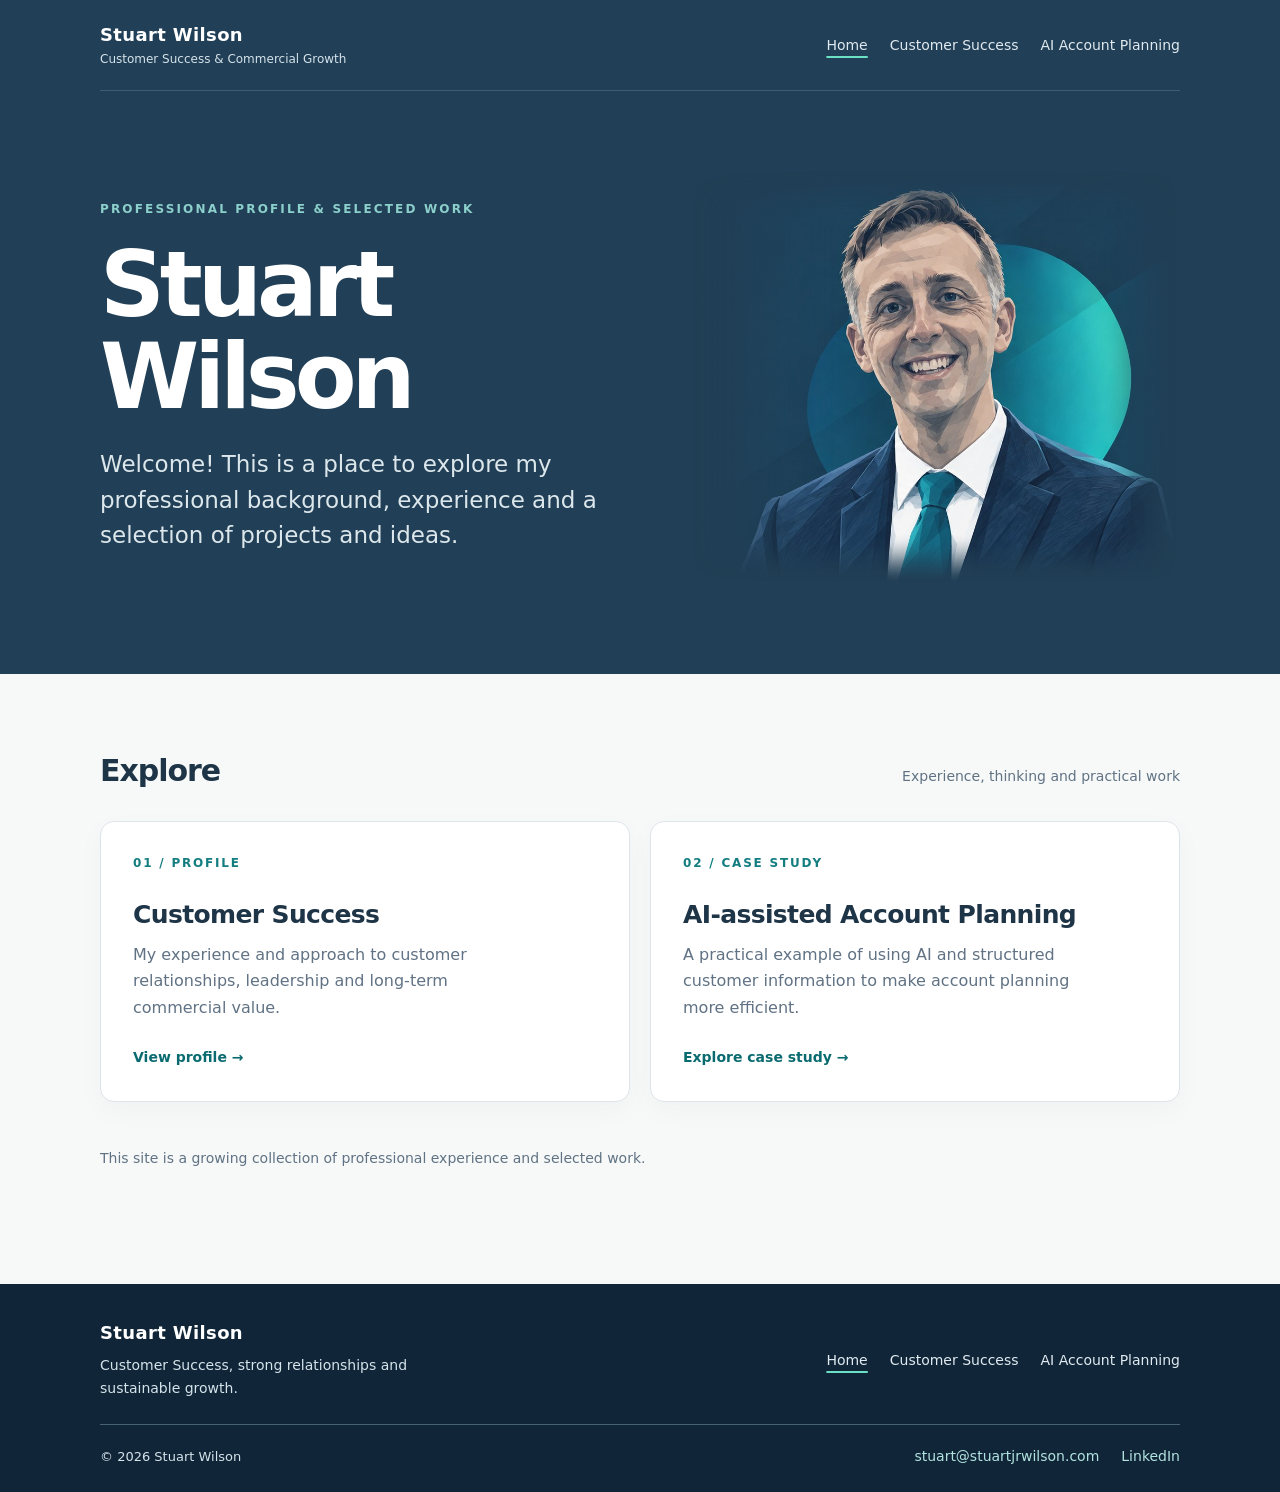
<file: index.html>
<!doctype html>
<html lang="en">
<head>
<meta charset="utf-8"/>
<meta content="width=device-width, initial-scale=1" name="viewport"/>
<style>
    :root{color-scheme:light;--navy:#213F56;--ink:#1e3447;--muted:#607284;--accent:#147d80;--paper:#f7f9f8;--border:#dce5e9}
    *{box-sizing:border-box}html{scroll-behavior:smooth}body{margin:0;background:var(--paper);color:var(--ink);font:16px/1.65 system-ui,-apple-system,BlinkMacSystemFont,"Segoe UI",sans-serif}
    a{color:inherit}a:focus-visible{outline:3px solid #e8b75e;outline-offset:4px}
    .wrap{width:min(1080px,calc(100% - 48px));margin-inline:auto}
    .top{background:var(--navy);color:#fff}.nav{display:flex;align-items:center;justify-content:space-between;gap:20px;padding:24px 0;border-bottom:1px solid #ffffff26}.brand{font-weight:700;letter-spacing:.02em}.nav a{color:#d5e8eb;text-decoration:none;font-size:14px}.nav a:hover{text-decoration:underline}
    .hero{padding:78px 0 90px;display:grid;grid-template-columns:minmax(0,1fr) minmax(0,.88fr);align-items:center;gap:24px}.hero-copy{min-width:0}.hero-art{width:100%;height:auto;display:block;border-radius:0}.eyebrow{font-size:12px;letter-spacing:.18em;text-transform:uppercase;font-weight:750;color:#8cd0cc}.hero h1{font-size:clamp(52px,8vw,90px);letter-spacing:-.055em;line-height:1.02;margin:20px 0 24px;font-weight:720}.hero p{max-width:690px;font-size:clamp(19px,2.3vw,23px);line-height:1.55;color:#dce7ec;margin:0}
    .main{padding:72px 0 100px}.section-top{display:flex;justify-content:space-between;gap:25px;align-items:baseline;margin-bottom:25px}.section-top h2{margin:0;font-size:30px;letter-spacing:-.035em}.section-top p{margin:0;color:var(--muted);font-size:14px}
    .cards{display:grid;grid-template-columns:repeat(2,minmax(0,1fr));gap:20px}.card{display:flex;flex-direction:column;min-height:275px;padding:32px;background:white;border:1px solid var(--border);border-radius:14px;text-decoration:none;box-shadow:0 9px 28px #14283c08;transition:transform .2s ease,border-color .2s ease,box-shadow .2s ease}.card:hover{transform:translateY(-3px);border-color:#83b8b5;box-shadow:0 15px 32px #14283c12}.card .number{font-size:12px;letter-spacing:.15em;color:var(--accent);font-weight:800}.card h3{font-size:25px;line-height:1.25;letter-spacing:-.025em;margin:25px 0 12px}.card p{margin:0;color:var(--muted);max-width:390px}.card .more{margin-top:auto;padding-top:25px;font-weight:700;color:#096b70;font-size:14px}
    .note{margin-top:45px;color:var(--muted);font-size:14px}.note a{color:#096b70;text-underline-offset:3px}
    footer{background:#102638;color:#cddce5;padding:28px 0}footer .wrap{display:flex;justify-content:space-between;gap:16px;align-items:center}footer small{font-size:13px}footer a{color:#b2e3df;text-decoration:none}footer a:hover{text-decoration:underline}
    @media(max-width:700px){.wrap{width:min(100% - 36px,1080px)}.hero{grid-template-columns:1fr;padding:55px 0 65px;gap:18px}.hero-art{max-width:560px;margin:0 auto}.main{padding:55px 0 75px}.section-top{display:block}.section-top p{margin-top:8px}.cards{grid-template-columns:1fr}.card{min-height:250px;padding:27px}footer .wrap{display:block}footer small{display:block;margin-top:8px}}
    @media(prefers-reduced-motion:reduce){html{scroll-behavior:auto}.card{transition:none}}
  
footer strong a{color:inherit;text-decoration:none}footer strong a:hover{text-decoration:underline}
</style>
<!-- site:meta -->
<title>Stuart Wilson | Customer Success &amp; Selected Work</title>
<meta name="description" content="Explore Stuart Wilson&#x27;s Customer Success experience, approach to customer relationships and commercial growth, and practical AI-assisted account planning work.">
<meta name="theme-color" content="#213f56">
<link rel="canonical" href="https://stuartjrwilson.com/">
<link rel="icon" href="/assets/favicon.svg" type="image/svg+xml">
<link rel="stylesheet" href="/assets/site.css">
<meta property="og:type" content="website">
<meta property="og:locale" content="en_GB">
<meta property="og:site_name" content="Stuart Wilson">
<meta property="og:title" content="Stuart Wilson | Customer Success &amp; Selected Work">
<meta property="og:description" content="Explore Stuart Wilson&#x27;s Customer Success experience, approach to customer relationships and commercial growth, and practical AI-assisted account planning work.">
<meta property="og:url" content="https://stuartjrwilson.com/">
<meta property="og:image" content="https://stuartjrwilson.com/assets/stuart-wilson.png">
<meta property="og:image:type" content="image/png">
<meta property="og:image:width" content="934">
<meta property="og:image:height" content="785">
<meta property="og:image:alt" content="Illustration of Stuart Wilson in a navy suit and teal tie">
<meta name="twitter:card" content="summary_large_image">
<meta name="twitter:title" content="Stuart Wilson | Customer Success &amp; Selected Work">
<meta name="twitter:description" content="Explore Stuart Wilson&#x27;s Customer Success experience, approach to customer relationships and commercial growth, and practical AI-assisted account planning work.">
<meta name="twitter:image" content="https://stuartjrwilson.com/assets/stuart-wilson.png">
<meta name="twitter:image:alt" content="Illustration of Stuart Wilson in a navy suit and teal tie">
<script type="application/ld+json">
{
  "@context": "https://schema.org",
  "@graph": [
    {
      "@type": "Person",
      "@id": "https://stuartjrwilson.com/#person",
      "name": "Stuart Wilson",
      "url": "https://stuartjrwilson.com/",
      "image": "https://stuartjrwilson.com/assets/stuart-wilson.png",
      "sameAs": [
        "https://www.linkedin.com/in/stuartwilson005"
      ]
    },
    {
      "@type": "WebSite",
      "@id": "https://stuartjrwilson.com/#website",
      "url": "https://stuartjrwilson.com/",
      "name": "Stuart Wilson",
      "inLanguage": "en-GB",
      "publisher": {
        "@id": "https://stuartjrwilson.com/#person"
      }
    },
    {
      "@type": "WebPage",
      "@id": "https://stuartjrwilson.com/#webpage",
      "url": "https://stuartjrwilson.com/",
      "name": "Stuart Wilson | Customer Success & Selected Work",
      "description": "Explore Stuart Wilson's Customer Success experience, approach to customer relationships and commercial growth, and practical AI-assisted account planning work.",
      "inLanguage": "en-GB",
      "isPartOf": {
        "@id": "https://stuartjrwilson.com/#website"
      },
      "about": {
        "@id": "https://stuartjrwilson.com/#person"
      },
      "author": {
        "@id": "https://stuartjrwilson.com/#person"
      }
    }
  ]
}
</script>
<!-- /site:meta -->
</head>
<body>
<!-- site:header -->
<a class="skip-link" href="#main-content">Skip to content</a>
<header class="site-header">
  <nav class="site-nav site-container" aria-label="Main navigation">
    <a class="site-brand" href="/" aria-label="Stuart Wilson homepage">Stuart Wilson<span>Customer Success &amp; Commercial Growth</span></a>
    <div class="site-links"><a href="/" aria-current="page">Home</a>
<a href="/cs/">Customer Success</a>
<a href="/ai-account-planning/">AI Account Planning</a></div>
  </nav>
</header>
<!-- /site:header -->
<main id="main-content" tabindex="-1">
<section class="top">
<div class="wrap">
<div class="hero">
<div class="hero-copy">
<div class="eyebrow">Professional profile &amp; selected work</div>
<h1>Stuart Wilson</h1>
<p>Welcome! This is a place to explore my professional background, experience and a selection of projects and ideas.</p>
</div>
<img alt="Stylised geometric illustration of Stuart Wilson in a navy suit and teal tie" class="hero-art" fetchpriority="high" height="785" src="/assets/stuart-wilson.png" width="934"/>
</div>
</div>
</section>
<div class="wrap main" id="explore">
<div class="section-top"><h2>Explore</h2><p>Experience, thinking and practical work</p></div>
<div class="cards">
<a aria-label="View Customer Success profile" class="card" href="/cs/"><span class="number">01 / PROFILE</span><h3>Customer Success</h3><p>My experience and approach to customer relationships, leadership and long-term commercial value.</p><span class="more">View profile →</span></a>
<a aria-label="View AI-assisted Account Planning case study" class="card" href="/ai-account-planning/"><span class="number">02 / CASE STUDY</span><h3>AI-assisted Account Planning</h3><p>A practical example of using AI and structured customer information to make account planning more efficient.</p><span class="more">Explore case study →</span></a>
</div>
<p class="note">This site is a growing collection of professional experience and selected work.</p>
</div>
</main>
<!-- site:footer -->
<footer class="site-footer">
  <div class="site-container">
    <div class="site-footer-top">
      <div><a class="site-brand" href="/">Stuart Wilson</a><p>Customer Success, strong relationships and sustainable growth.</p></div>
      <nav class="site-links" aria-label="Footer navigation"><a href="/" aria-current="page">Home</a>
<a href="/cs/">Customer Success</a>
<a href="/ai-account-planning/">AI Account Planning</a></nav>
    </div>
    <div class="site-footer-bottom">
      <small>© <span data-year>2026</span> Stuart Wilson</small>
      <div class="site-contact"><a href="mailto:stuart@stuartjrwilson.com">stuart@stuartjrwilson.com</a><a href="https://www.linkedin.com/in/stuartwilson005" rel="me">LinkedIn</a></div>
    </div>
  </div>
</footer>
<!-- /site:footer -->

<!-- site:scripts -->
<script src="/assets/site.js" defer></script>
<!-- /site:scripts -->
</body>
</html>
</file>
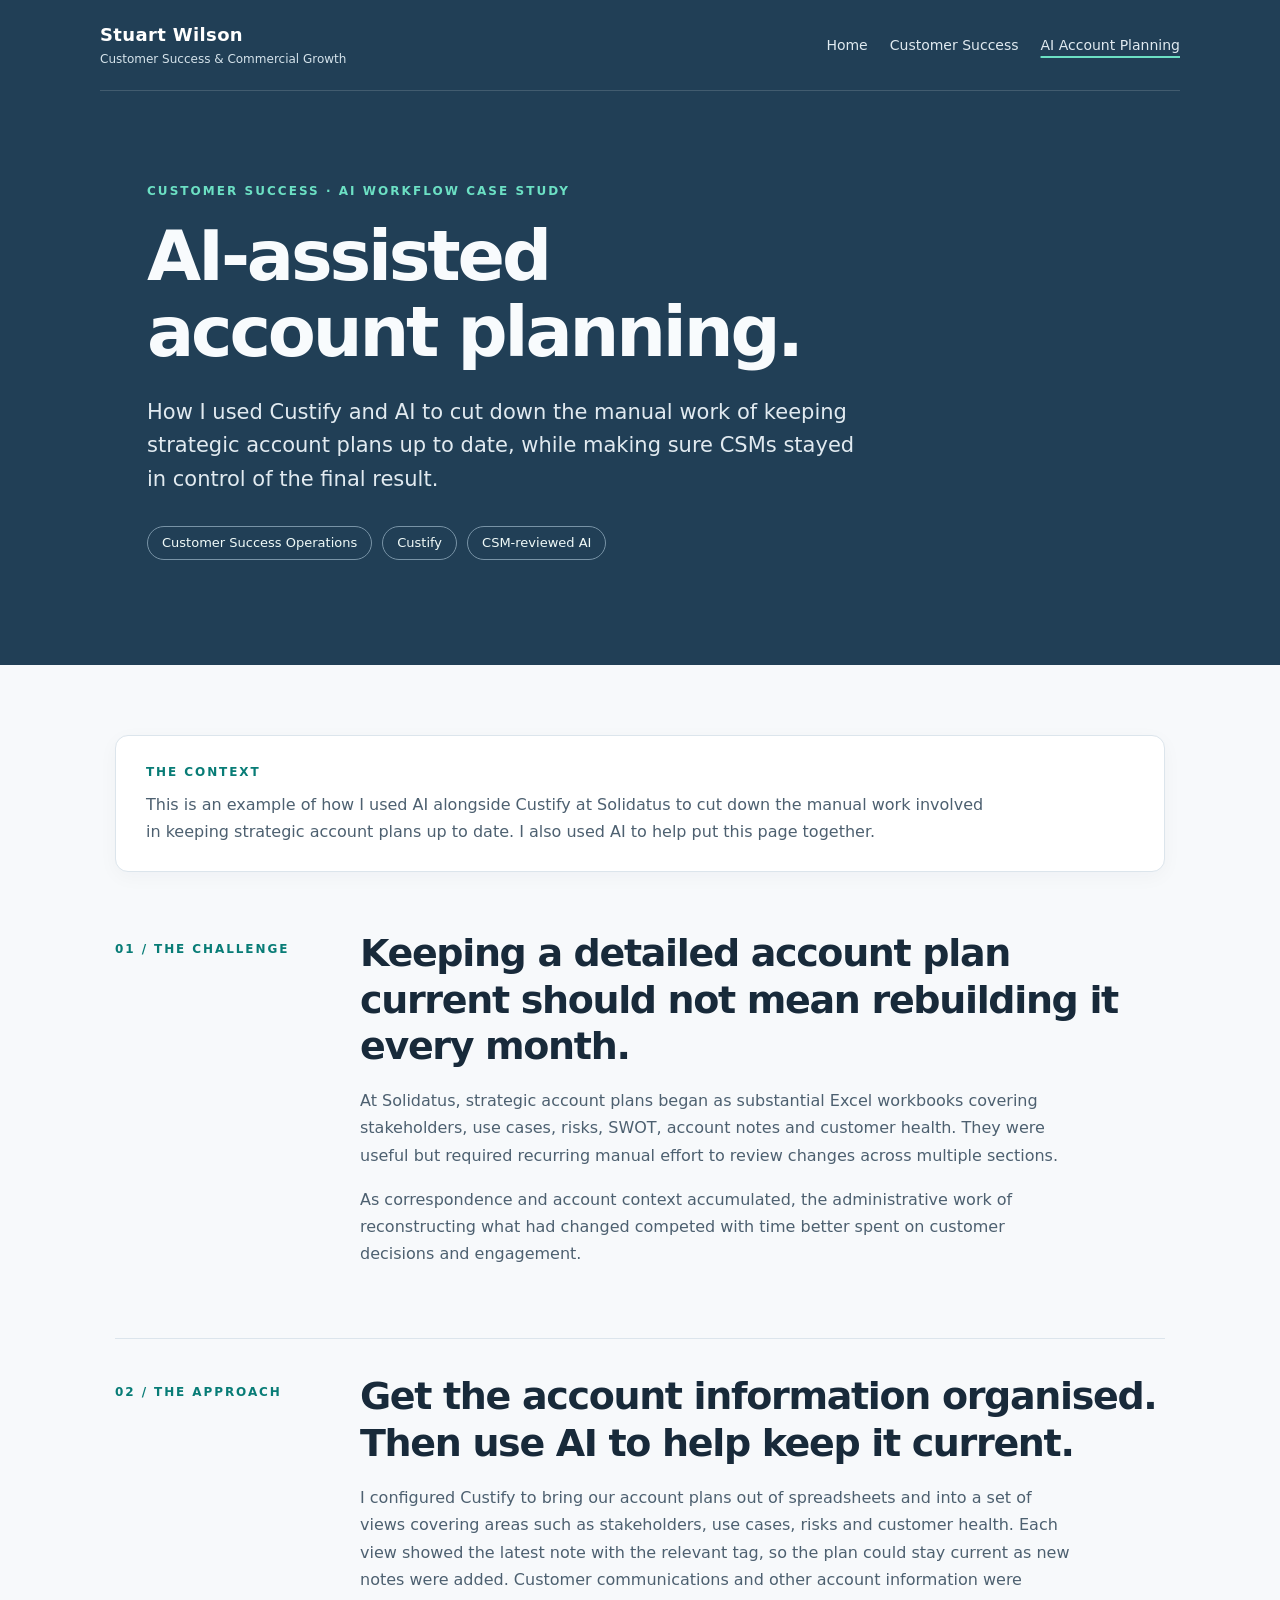
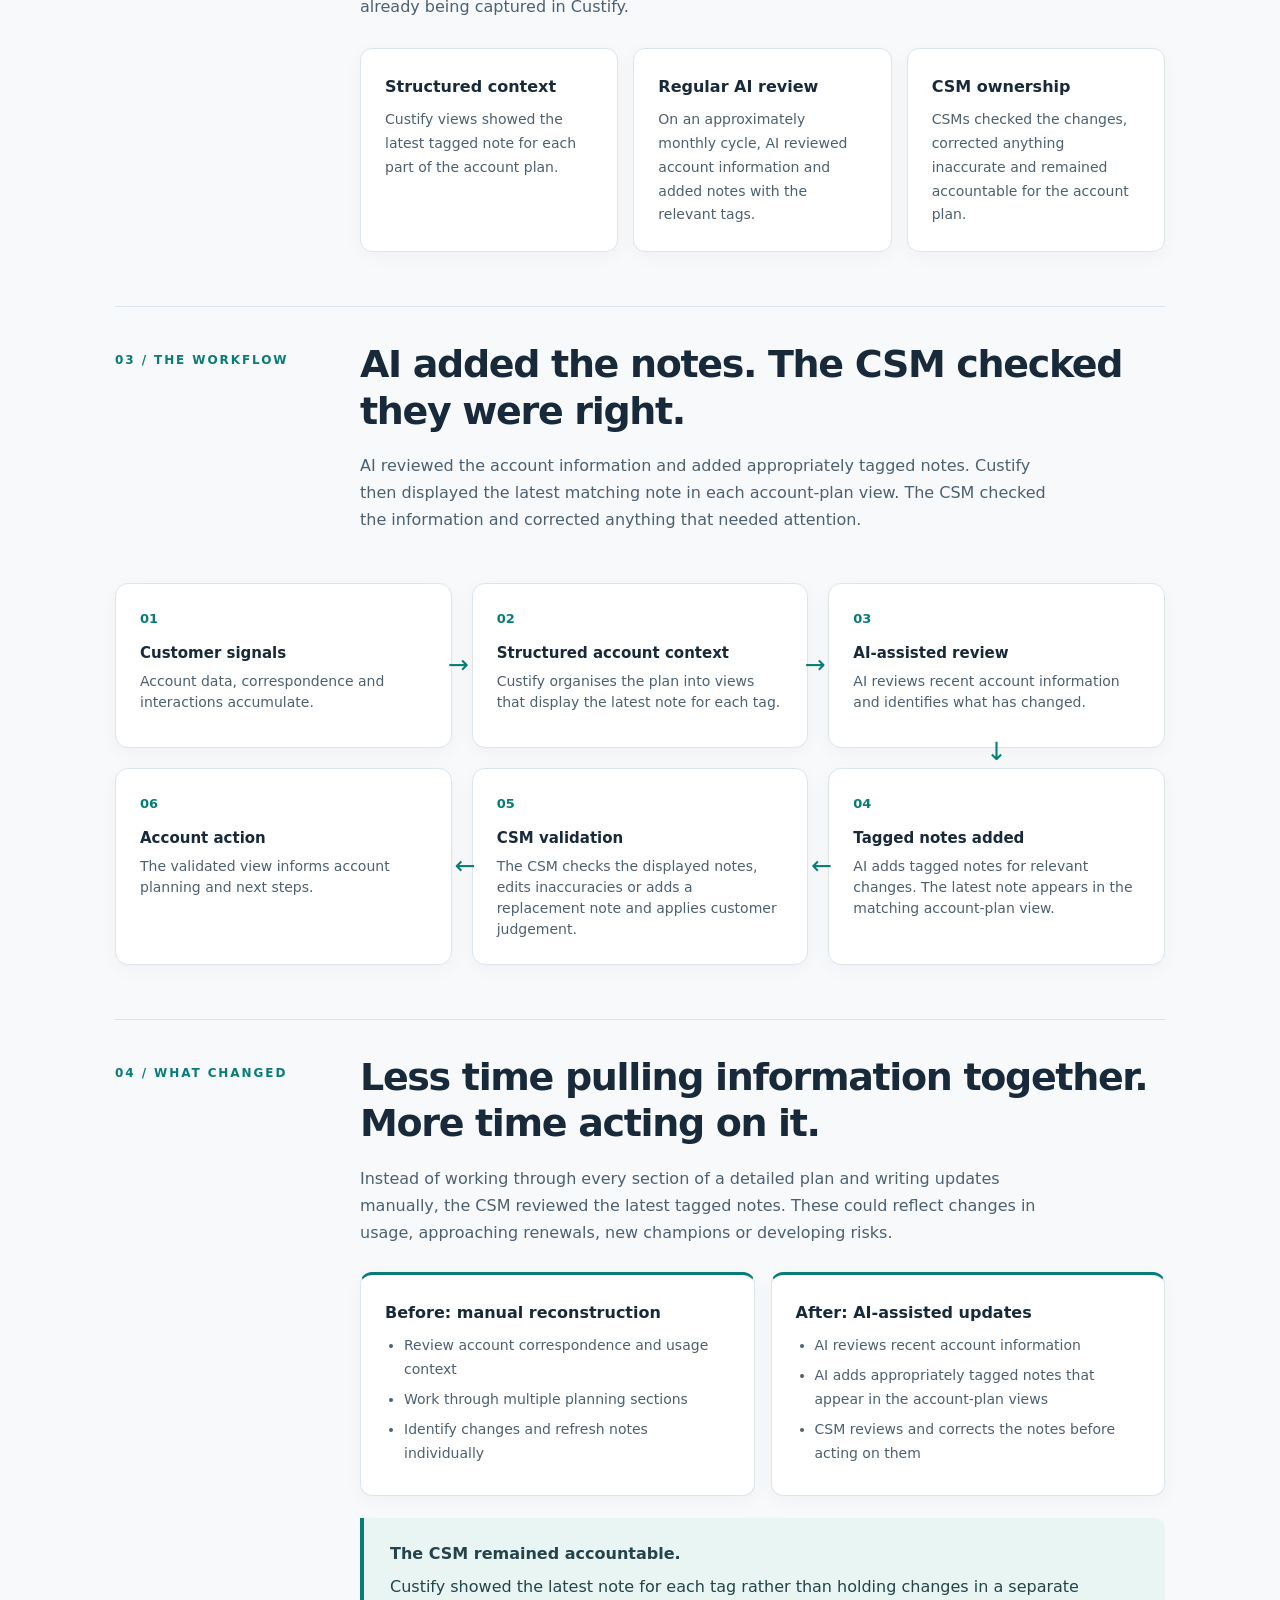
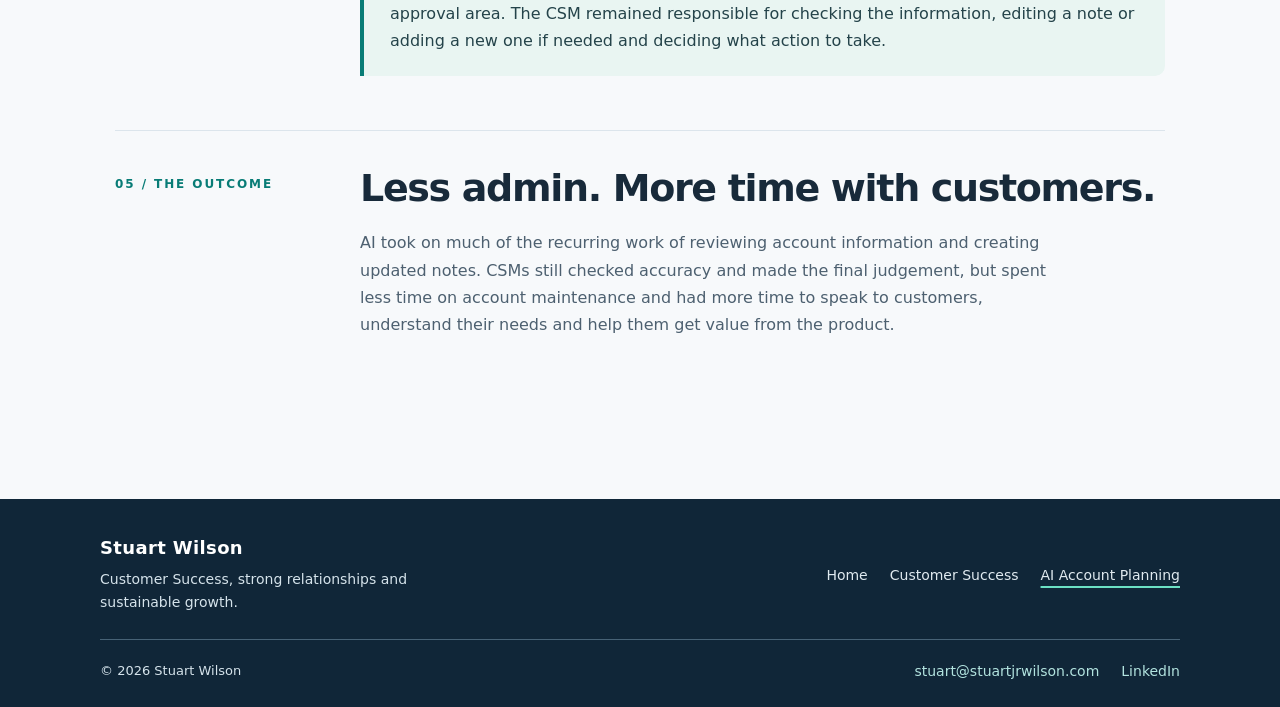
<file: ai-account-planning/index.html>
<!doctype html>
<html lang="en">
<head>
<meta charset="utf-8"><meta name="viewport" content="width=device-width, initial-scale=1">
<style>
:root{--ink:#17283a;--muted:#536477;--line:#dce5e9;--accent:#147d80;--bg:#f7f9f8;--dark:#10243a}*{box-sizing:border-box}html{scroll-behavior:smooth}body{margin:0;background:var(--bg);color:var(--ink);font:16px/1.7 system-ui,-apple-system,BlinkMacSystemFont,"Segoe UI",sans-serif}a{color:#096b70}a:focus-visible{outline:3px solid #f0b75c;outline-offset:4px}.wrap{max-width:1050px;margin:auto;padding:0 32px}.top{background:var(--dark);color:white}.nav{display:flex;justify-content:space-between;align-items:center;padding-top:23px;padding-bottom:23px;border-bottom:1px solid #ffffff24}.brand{font-weight:700;letter-spacing:.01em}.nav span{color:#b9d4d6;font-size:13px;text-transform:uppercase;letter-spacing:.12em}.hero{padding:90px 0 105px}.eyebrow{color:#71c9c5;text-transform:uppercase;letter-spacing:.17em;font-size:12px;font-weight:800}.hero h1{font-size:clamp(42px,6vw,70px);line-height:1.08;letter-spacing:-.045em;max-width:850px;margin:18px 0 25px}.hero p{font-size:21px;line-height:1.6;color:#d5e0e8;max-width:730px}.tags{display:flex;gap:10px;flex-wrap:wrap;margin-top:30px}.tag{border:1px solid #547083;color:#e1f3f0;border-radius:40px;padding:5px 14px;font-size:13px}.case-content{padding:70px 0 90px}.intro{background:#fff;border:1px solid var(--line);border-radius:13px;padding:26px 30px;margin-bottom:24px}.intro .label{padding:0;margin-bottom:8px}.intro p{margin:0;color:#405366;max-width:850px}.section{padding:34px 0 54px;border-bottom:1px solid var(--line)}.section:last-child{border:0}.section-head{display:grid;grid-template-columns:210px 1fr;gap:35px}.label{font-size:12px;text-transform:uppercase;letter-spacing:.16em;font-weight:800;color:var(--accent);padding-top:9px}.section h2{font-size:clamp(27px,3vw,38px);line-height:1.22;letter-spacing:-.035em;margin:0 0 18px}.section p{max-width:710px;margin:0 0 17px;color:#405366}.feature{display:grid;grid-template-columns:repeat(3,1fr);gap:15px;margin-top:28px}.card{background:white;border:1px solid var(--line);border-radius:12px;padding:24px}.card strong{display:block;margin-bottom:8px}.card p{font-size:14px;margin:0}.workflow{margin-top:32px;display:grid;grid-template-columns:repeat(3,minmax(0,1fr));gap:20px}.step{position:relative;background:#fff;border:1px solid #d6e3e3;border-radius:13px;padding:24px;min-height:165px;box-shadow:0 8px 22px #142b3808}.num{display:block;color:var(--accent);font-weight:800;font-size:13px;margin-bottom:13px}.step h3{font-size:15px;line-height:1.35;margin:0 0 8px}.step p{font-size:14px;line-height:1.5;margin:0}.step:nth-child(4){grid-column:3;grid-row:2}.step:nth-child(5){grid-column:2;grid-row:2}.step:nth-child(6){grid-column:1;grid-row:2}.step::after{position:absolute;color:var(--accent);font-size:25px;z-index:1}.step:nth-child(1)::after,.step:nth-child(2)::after{content:'→';right:-18px;top:50%;transform:translateY(-50%)}.step:nth-child(3)::after{content:'↓';bottom:-27px;left:50%;transform:translateX(-50%)}.step:nth-child(4)::after,.step:nth-child(5)::after{content:'←';left:-18px;top:50%;transform:translateY(-50%)}.comparison{display:grid;grid-template-columns:1fr 1fr;gap:16px;margin-top:26px}.comparison .card{border-top:3px solid var(--accent)}.comparison ul{padding-left:19px;margin:8px 0 0;color:#405366;font-size:14px}.comparison li{margin:6px 0}.callout{background:#e7f2f0;border-left:4px solid var(--accent);padding:22px 26px;border-radius:0 10px 10px 0;margin-top:22px;color:#24434a}.callout strong{display:block;margin-bottom:5px}.bottom{background:var(--dark);color:#e1eaf0;padding:34px 0}.bottom .wrap{display:flex;justify-content:space-between;gap:20px;align-items:center}.bottom p{margin:0;font-size:14px}.bottom small{color:#a8becd}.footer-link{color:#9ce2db}@media(max-width:760px){.wrap{padding:0 22px}.hero{padding:65px 0 75px}.hero p{font-size:18px}.section-head{display:block}.label{margin-bottom:15px}.feature,.comparison{grid-template-columns:1fr}.workflow{grid-template-columns:1fr}.step{min-height:unset;grid-column:auto!important;grid-row:auto!important}.step::after{display:none!important}.step:not(:last-child)::after{content:'↓'!important;display:block!important;position:absolute;left:50%!important;right:auto!important;top:auto!important;bottom:-26px!important;transform:translateX(-50%)!important;color:var(--accent);font-size:23px;z-index:1}.bottom .wrap{display:block}.bottom p{margin-bottom:8px}}@media(prefers-reduced-motion:reduce){html{scroll-behavior:auto}}

/* Brand alignment with stuartjrwilson.com/cs/ */
:root{--ink:#182a3a;--muted:#4d6070;--line:#dce5ec;--accent:#087c76;--bg:#f7f9fb;--dark:#213f56}
body{background:var(--bg);color:var(--ink)}
a{color:#087c76}
a:hover{color:#065e5a}
a:focus-visible{outline-color:#087c76}
.top{background:#213f56;color:#f8fbfd}
.nav{border-bottom-color:#476276}
.nav span{color:#e0eaf0}
.eyebrow{color:#6ce0c4}
.hero p{color:#e1eaf0}
.tag{border-color:#7893a6;color:#f0faf8}
.intro,.card,.step{background:#fff;border-color:#dce5ec;box-shadow:0 5px 20px rgba(15,36,55,.035)}
.intro p,.section p,.comparison ul{color:#4d6070}
.label,.num{color:#087c76}
.comparison .card{border-top-color:#087c76}
.step::after{color:#087c76}
.callout{background:#e9f5f2;border-left-color:#087c76;color:#24434a}
.bottom{background:#102438;color:#eef5fb}
.bottom small{color:#bdcbd7}
.footer-link{color:#6ce0c4}
/* Shared header styling */
.nav{padding-top:22px;padding-bottom:22px;gap:20px}
.nav .brand{color:#fff;text-decoration:none;font-size:18px;font-weight:750;letter-spacing:.02em}
.nav .brand:hover{text-decoration:underline;color:#fff}
.nav-links{display:flex;gap:24px;flex-wrap:wrap;align-items:center}
.nav-links a{color:#e0eaf0;text-decoration:none;font-size:14px}
.nav-links a:hover{color:#fff;text-decoration:underline}
@media(max-width:480px){.nav{align-items:flex-start;flex-direction:column;gap:10px}.nav-links{gap:18px}}
</style>
<!-- site:meta -->
<title>AI-Assisted Account Planning Case Study | Stuart Wilson</title>
<meta name="description" content="How Stuart Wilson used Custify and AI-assisted tagged notes to reduce account planning admin at Solidatus, while keeping Customer Success managers accountable.">
<meta name="theme-color" content="#213f56">
<link rel="canonical" href="https://stuartjrwilson.com/ai-account-planning/">
<link rel="icon" href="/assets/favicon.svg" type="image/svg+xml">
<link rel="stylesheet" href="/assets/site.css">
<meta property="og:type" content="website">
<meta property="og:locale" content="en_GB">
<meta property="og:site_name" content="Stuart Wilson">
<meta property="og:title" content="AI-Assisted Account Planning Case Study | Stuart Wilson">
<meta property="og:description" content="How Stuart Wilson used Custify and AI-assisted tagged notes to reduce account planning admin at Solidatus, while keeping Customer Success managers accountable.">
<meta property="og:url" content="https://stuartjrwilson.com/ai-account-planning/">
<meta property="og:image" content="https://stuartjrwilson.com/assets/stuart-wilson.png">
<meta property="og:image:type" content="image/png">
<meta property="og:image:width" content="934">
<meta property="og:image:height" content="785">
<meta property="og:image:alt" content="Illustration of Stuart Wilson in a navy suit and teal tie">
<meta name="twitter:card" content="summary_large_image">
<meta name="twitter:title" content="AI-Assisted Account Planning Case Study | Stuart Wilson">
<meta name="twitter:description" content="How Stuart Wilson used Custify and AI-assisted tagged notes to reduce account planning admin at Solidatus, while keeping Customer Success managers accountable.">
<meta name="twitter:image" content="https://stuartjrwilson.com/assets/stuart-wilson.png">
<meta name="twitter:image:alt" content="Illustration of Stuart Wilson in a navy suit and teal tie">
<script type="application/ld+json">
{
  "@context": "https://schema.org",
  "@graph": [
    {
      "@type": "Person",
      "@id": "https://stuartjrwilson.com/#person",
      "name": "Stuart Wilson",
      "url": "https://stuartjrwilson.com/",
      "image": "https://stuartjrwilson.com/assets/stuart-wilson.png",
      "sameAs": [
        "https://www.linkedin.com/in/stuartwilson005"
      ]
    },
    {
      "@type": "WebSite",
      "@id": "https://stuartjrwilson.com/#website",
      "url": "https://stuartjrwilson.com/",
      "name": "Stuart Wilson",
      "inLanguage": "en-GB",
      "publisher": {
        "@id": "https://stuartjrwilson.com/#person"
      }
    },
    {
      "@type": "WebPage",
      "@id": "https://stuartjrwilson.com/ai-account-planning/#webpage",
      "url": "https://stuartjrwilson.com/ai-account-planning/",
      "name": "AI-Assisted Account Planning Case Study | Stuart Wilson",
      "description": "How Stuart Wilson used Custify and AI-assisted tagged notes to reduce account planning admin at Solidatus, while keeping Customer Success managers accountable.",
      "inLanguage": "en-GB",
      "isPartOf": {
        "@id": "https://stuartjrwilson.com/#website"
      },
      "about": {
        "@id": "https://stuartjrwilson.com/#person"
      },
      "author": {
        "@id": "https://stuartjrwilson.com/#person"
      },
      "breadcrumb": {
        "@id": "https://stuartjrwilson.com/ai-account-planning/#breadcrumb"
      }
    },
    {
      "@type": "BreadcrumbList",
      "@id": "https://stuartjrwilson.com/ai-account-planning/#breadcrumb",
      "itemListElement": [
        {
          "@type": "ListItem",
          "position": 1,
          "name": "Home",
          "item": "https://stuartjrwilson.com/"
        },
        {
          "@type": "ListItem",
          "position": 2,
          "name": "AI Account Planning",
          "item": "https://stuartjrwilson.com/ai-account-planning/"
        }
      ]
    }
  ]
}
</script>
<!-- /site:meta -->
</head>
<body>
<!-- site:header -->
<a class="skip-link" href="#main-content">Skip to content</a>
<header class="site-header">
  <nav class="site-nav site-container" aria-label="Main navigation">
    <a class="site-brand" href="/" aria-label="Stuart Wilson homepage">Stuart Wilson<span>Customer Success &amp; Commercial Growth</span></a>
    <div class="site-links"><a href="/">Home</a>
<a href="/cs/">Customer Success</a>
<a href="/ai-account-planning/" aria-current="page">AI Account Planning</a></div>
  </nav>
</header>
<!-- /site:header -->
<main id="main-content" tabindex="-1">
<section class="top"><div class="wrap"><div class="hero"><div class="eyebrow">Customer Success · AI workflow case study</div><h1>AI-assisted<br>account planning.</h1><p>How I used Custify and AI to cut down the manual work of keeping strategic account plans up to date, while making sure CSMs stayed in control of the final result.</p><div class="tags"><span class="tag">Customer Success Operations</span><span class="tag">Custify</span><span class="tag">CSM-reviewed AI</span></div></div></div></section>
<div class="wrap case-content"><aside class="intro"><div class="label">The context</div><p>This is an example of how I used AI alongside Custify at Solidatus to cut down the manual work involved in keeping strategic account plans up to date. I also used AI to help put this page together.</p></aside>
<section class="section"><div class="section-head"><div class="label">01 / The challenge</div><div><h2>Keeping a detailed account plan current should not mean rebuilding it every month.</h2><p>At Solidatus, strategic account plans began as substantial Excel workbooks covering stakeholders, use cases, risks, SWOT, account notes and customer health. They were useful but required recurring manual effort to review changes across multiple sections.</p><p>As correspondence and account context accumulated, the administrative work of reconstructing what had changed competed with time better spent on customer decisions and engagement.</p></div></div></section>
<section class="section"><div class="section-head"><div class="label">02 / The approach</div><div><h2>Get the account information organised. Then use AI to help keep it current.</h2><p>I configured Custify to bring our account plans out of spreadsheets and into a set of views covering areas such as stakeholders, use cases, risks and customer health. Each view showed the latest note with the relevant tag, so the plan could stay current as new notes were added. Customer communications and other account information were already being captured in Custify.</p><div class="feature"><div class="card"><strong>Structured context</strong><p>Custify views showed the latest tagged note for each part of the account plan.</p></div><div class="card"><strong>Regular AI review</strong><p>On an approximately monthly cycle, AI reviewed account information and added notes with the relevant tags.</p></div><div class="card"><strong>CSM ownership</strong><p>CSMs checked the changes, corrected anything inaccurate and remained accountable for the account plan.</p></div></div></div></div></section>
<section class="section"><div class="section-head"><div class="label">03 / The workflow</div><div><h2>AI added the notes. The CSM checked they were right.</h2><p>AI reviewed the account information and added appropriately tagged notes. Custify then displayed the latest matching note in each account-plan view. The CSM checked the information and corrected anything that needed attention.</p></div></div><div class="workflow" aria-label="Six stages of the account planning workflow, numbered in order"><div class="step"><span class="num">01</span><h3>Customer signals</h3><p>Account data, correspondence and interactions accumulate.</p></div><div class="step"><span class="num">02</span><h3>Structured account context</h3><p>Custify organises the plan into views that display the latest note for each tag.</p></div><div class="step"><span class="num">03</span><h3>AI-assisted review</h3><p>AI reviews recent account information and identifies what has changed.</p></div><div class="step"><span class="num">04</span><h3>Tagged notes added</h3><p>AI adds tagged notes for relevant changes. The latest note appears in the matching account-plan view.</p></div><div class="step"><span class="num">05</span><h3>CSM validation</h3><p>The CSM checks the displayed notes, edits inaccuracies or adds a replacement note and applies customer judgement.</p></div><div class="step"><span class="num">06</span><h3>Account action</h3><p>The validated view informs account planning and next steps.</p></div></div></section>
<section class="section"><div class="section-head"><div class="label">04 / What changed</div><div><h2>Less time pulling information together. More time acting on it.</h2><p>Instead of working through every section of a detailed plan and writing updates manually, the CSM reviewed the latest tagged notes. These could reflect changes in usage, approaching renewals, new champions or developing risks.</p><div class="comparison"><div class="card"><strong>Before: manual reconstruction</strong><ul><li>Review account correspondence and usage context</li><li>Work through multiple planning sections</li><li>Identify changes and refresh notes individually</li></ul></div><div class="card"><strong>After: AI-assisted updates</strong><ul><li>AI reviews recent account information</li><li>AI adds appropriately tagged notes that appear in the account-plan views</li><li>CSM reviews and corrects the notes before acting on them</li></ul></div></div><div class="callout"><strong>The CSM remained accountable.</strong>Custify showed the latest note for each tag rather than holding changes in a separate approval area. The CSM remained responsible for checking the information, editing a note or adding a new one if needed and deciding what action to take.</div></div></div></section>
<section class="section"><div class="section-head"><div class="label">05 / The outcome</div><div><h2>Less admin. More time with customers.</h2><p>AI took on much of the recurring work of reviewing account information and creating updated notes. CSMs still checked accuracy and made the final judgement, but spent less time on account maintenance and had more time to speak to customers, understand their needs and help them get value from the product.</p></div></div></section>
</div>
</main><!-- site:footer -->
<footer class="site-footer">
  <div class="site-container">
    <div class="site-footer-top">
      <div><a class="site-brand" href="/">Stuart Wilson</a><p>Customer Success, strong relationships and sustainable growth.</p></div>
      <nav class="site-links" aria-label="Footer navigation"><a href="/">Home</a>
<a href="/cs/">Customer Success</a>
<a href="/ai-account-planning/" aria-current="page">AI Account Planning</a></nav>
    </div>
    <div class="site-footer-bottom">
      <small>© <span data-year>2026</span> Stuart Wilson</small>
      <div class="site-contact"><a href="mailto:stuart@stuartjrwilson.com">stuart@stuartjrwilson.com</a><a href="https://www.linkedin.com/in/stuartwilson005" rel="me">LinkedIn</a></div>
    </div>
  </div>
</footer>
<!-- /site:footer -->

<!-- site:scripts -->
<script src="/assets/site.js" defer></script>
<!-- /site:scripts -->
</body></html>
</file>
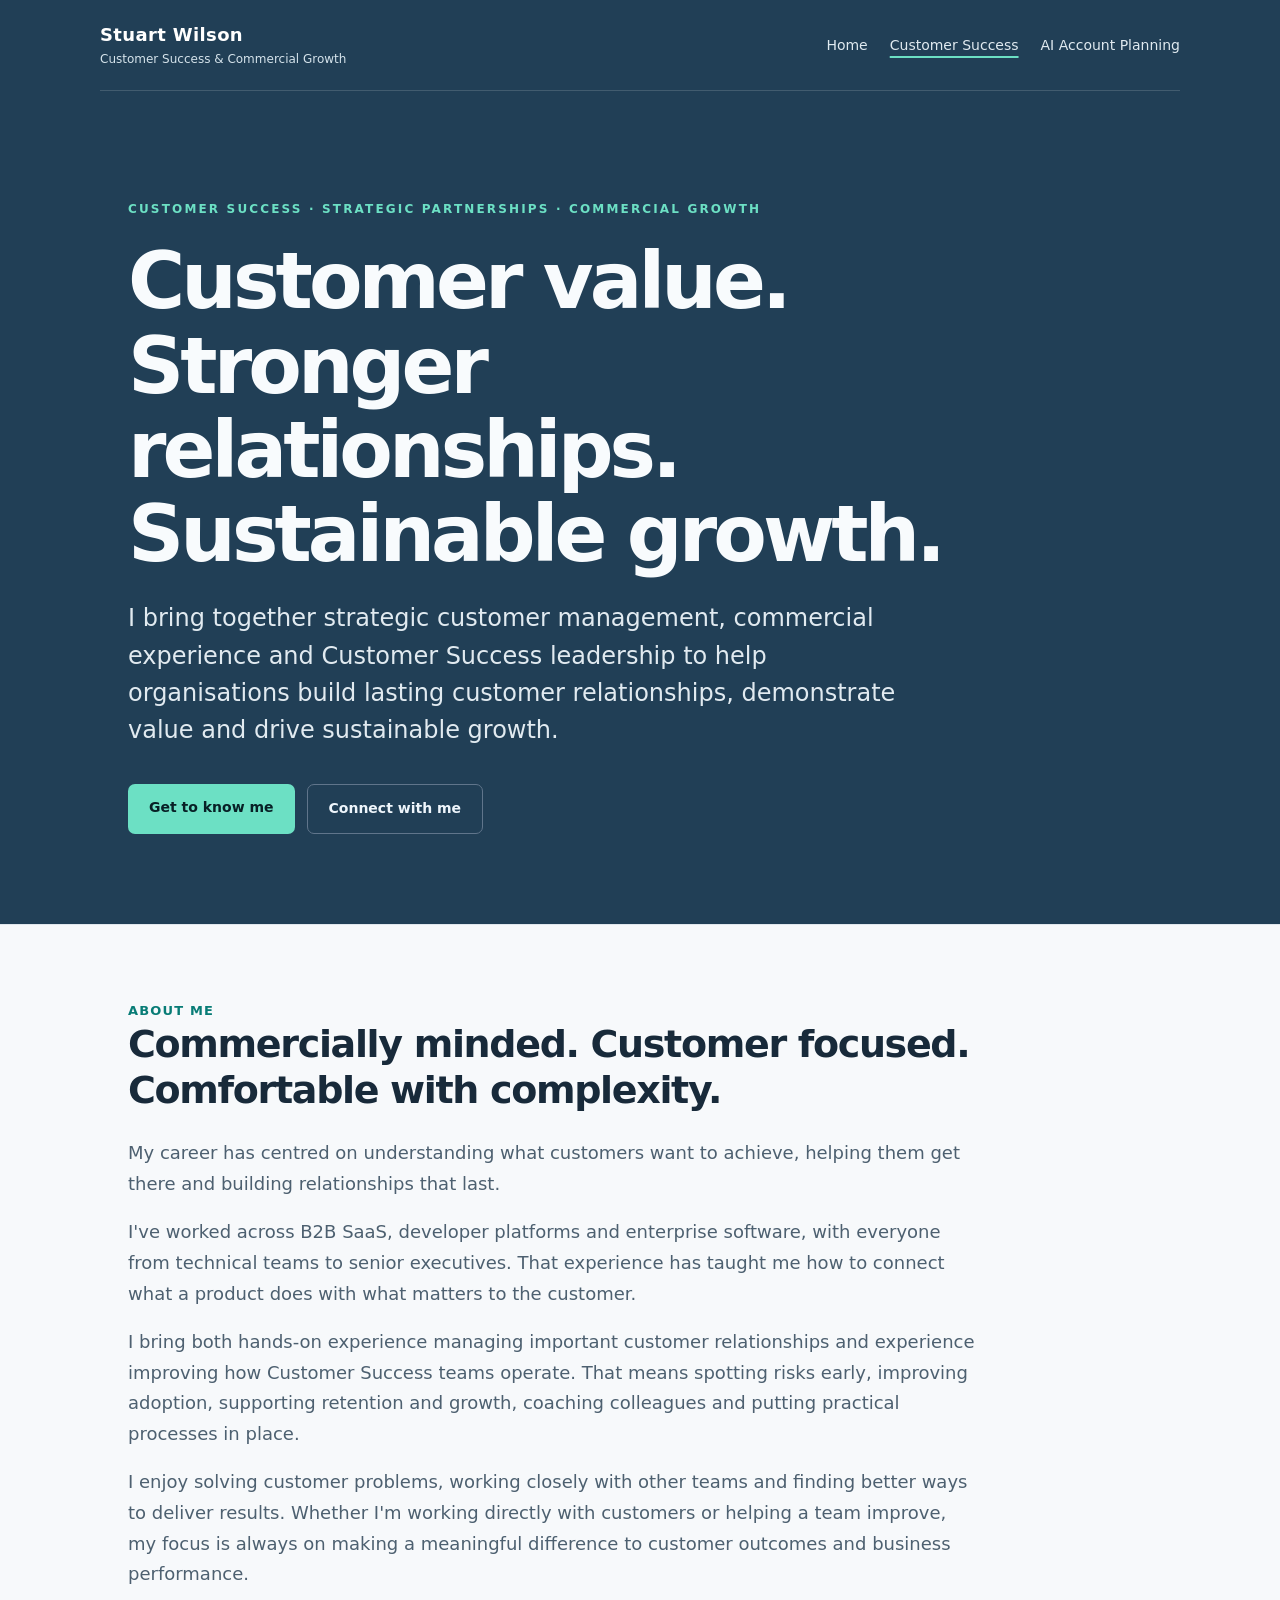
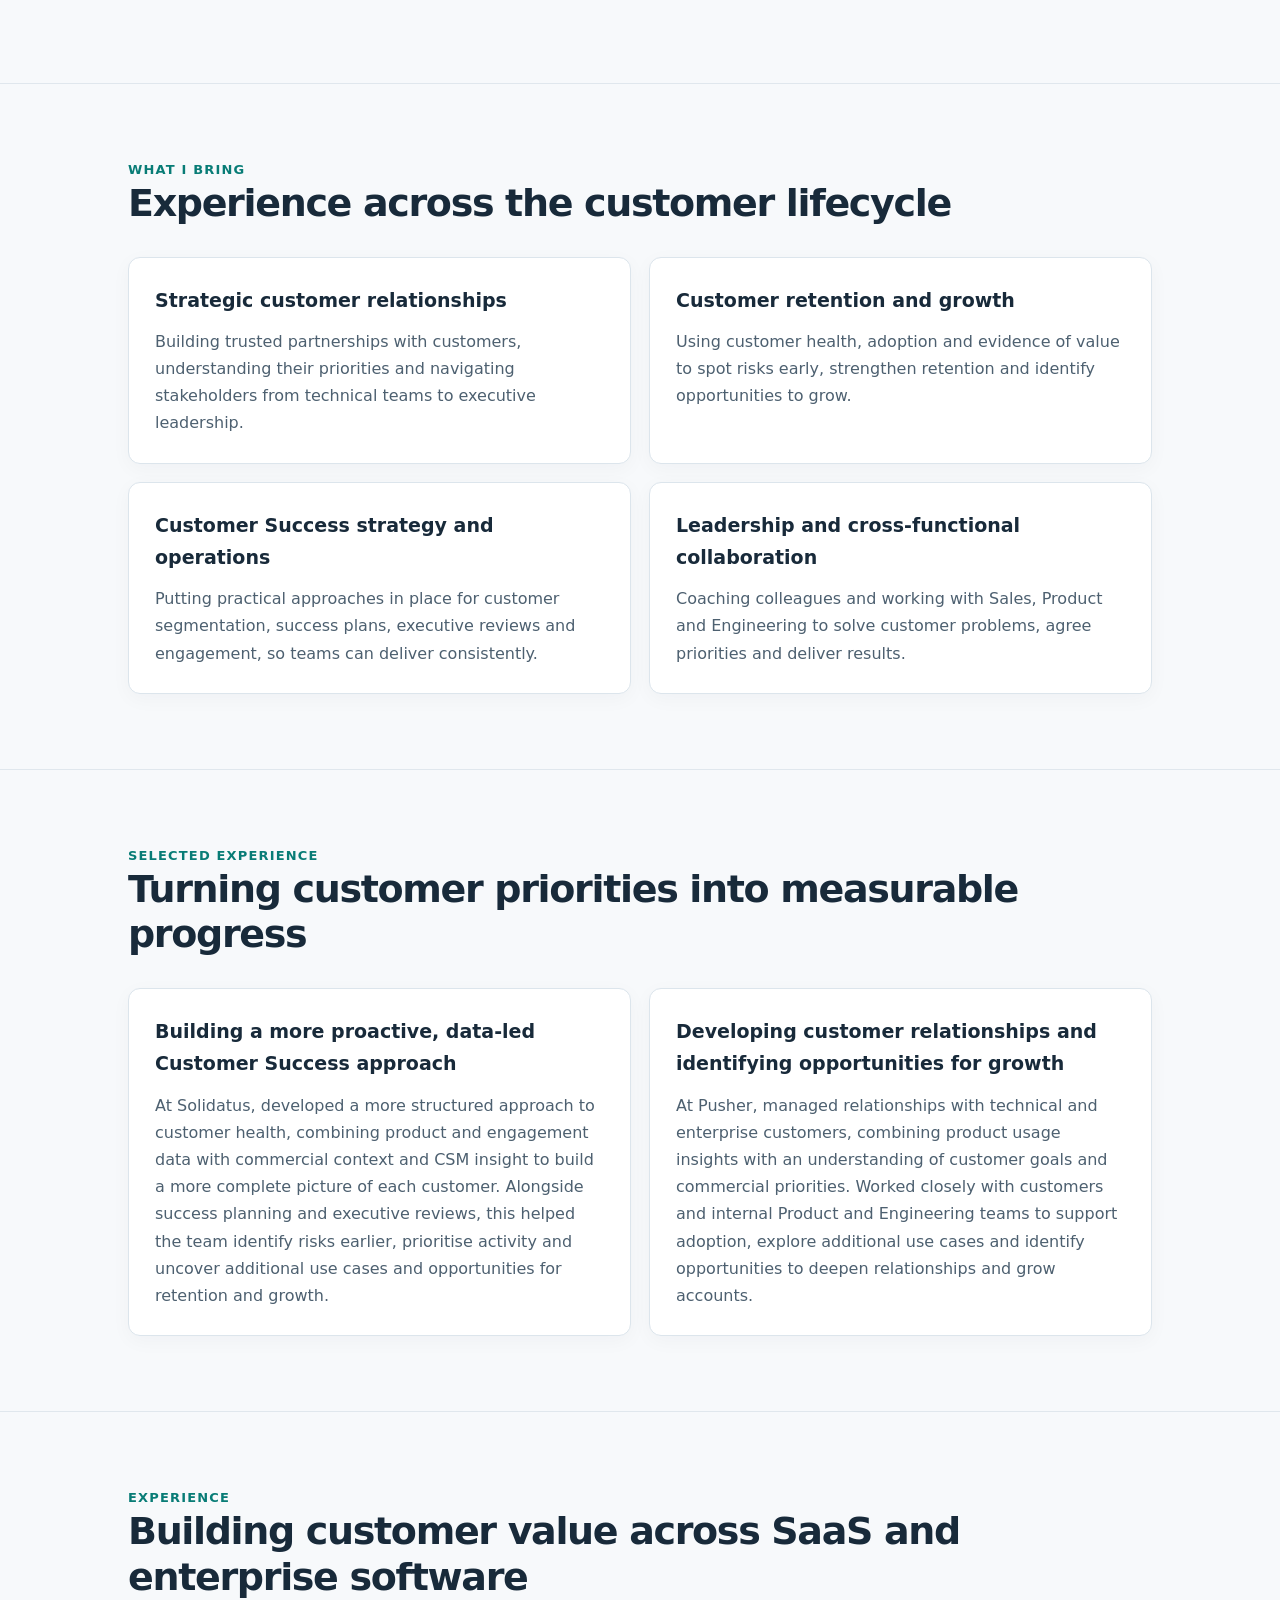
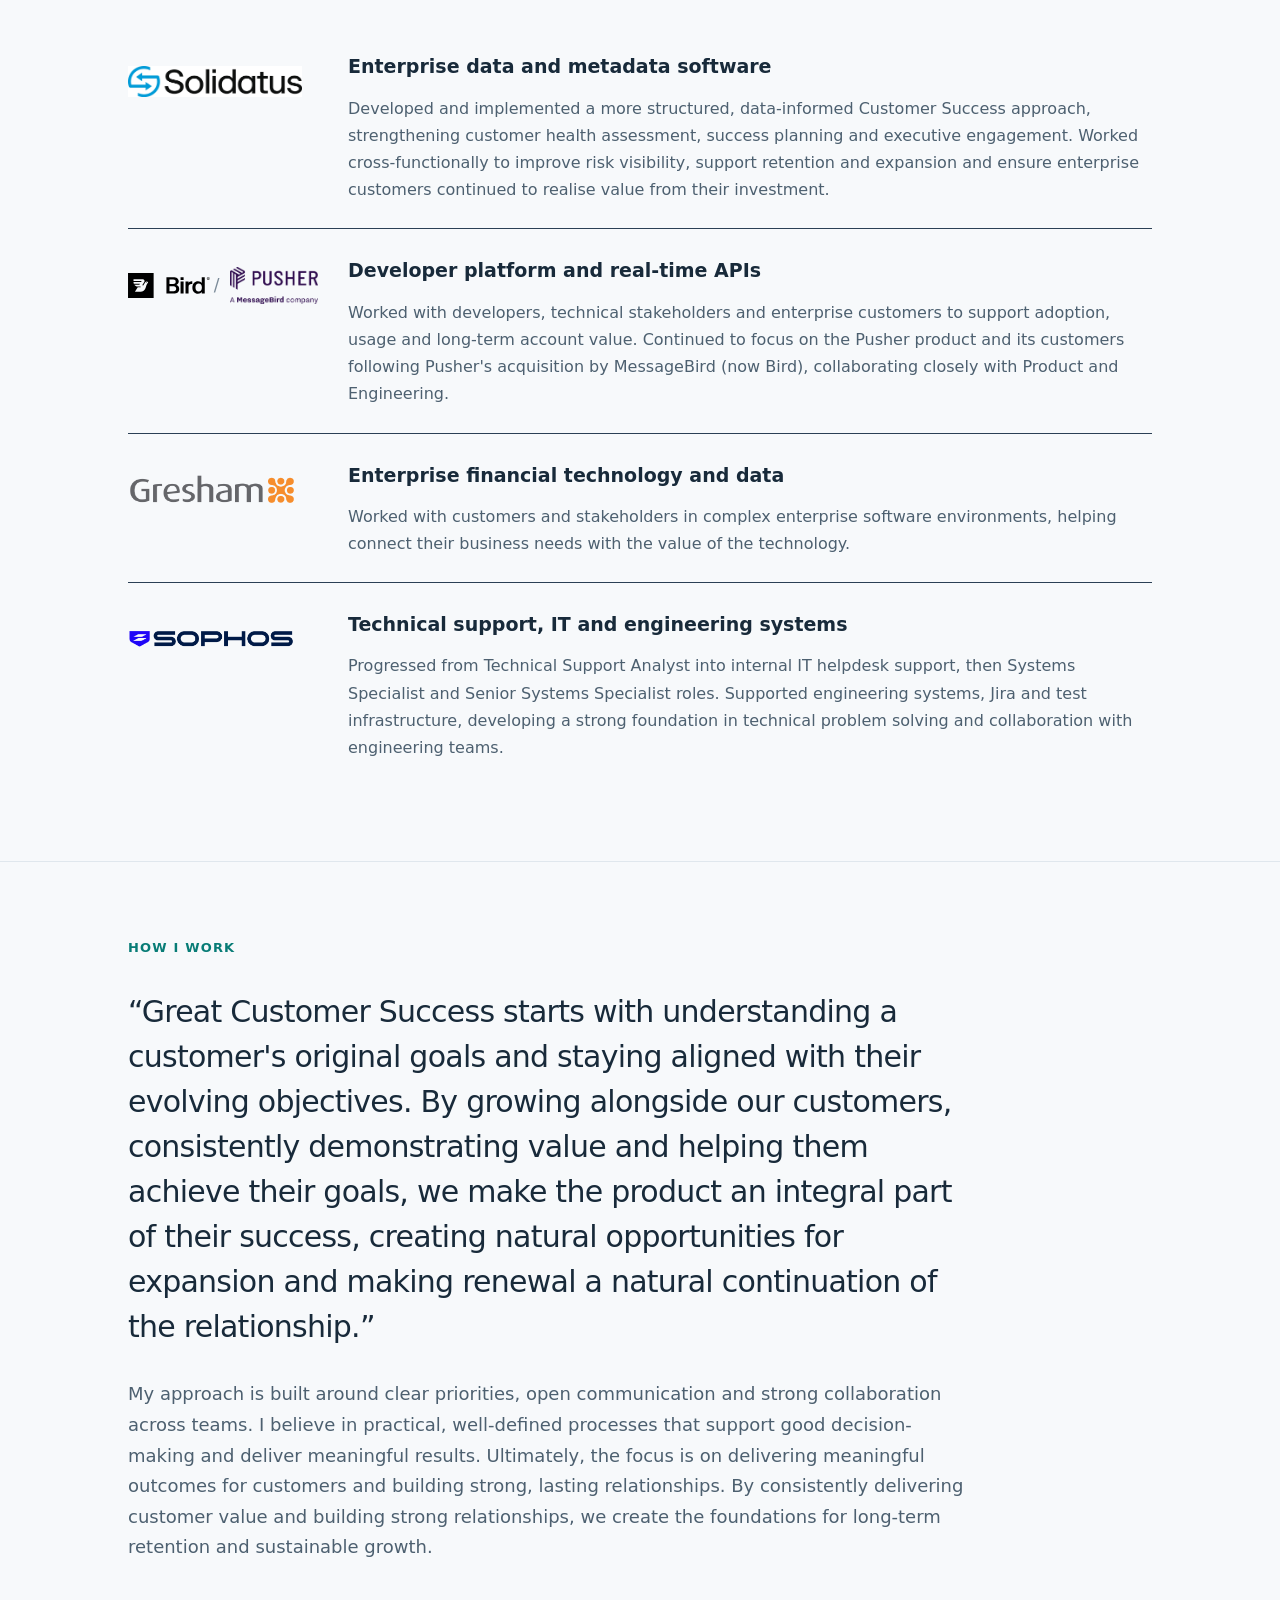
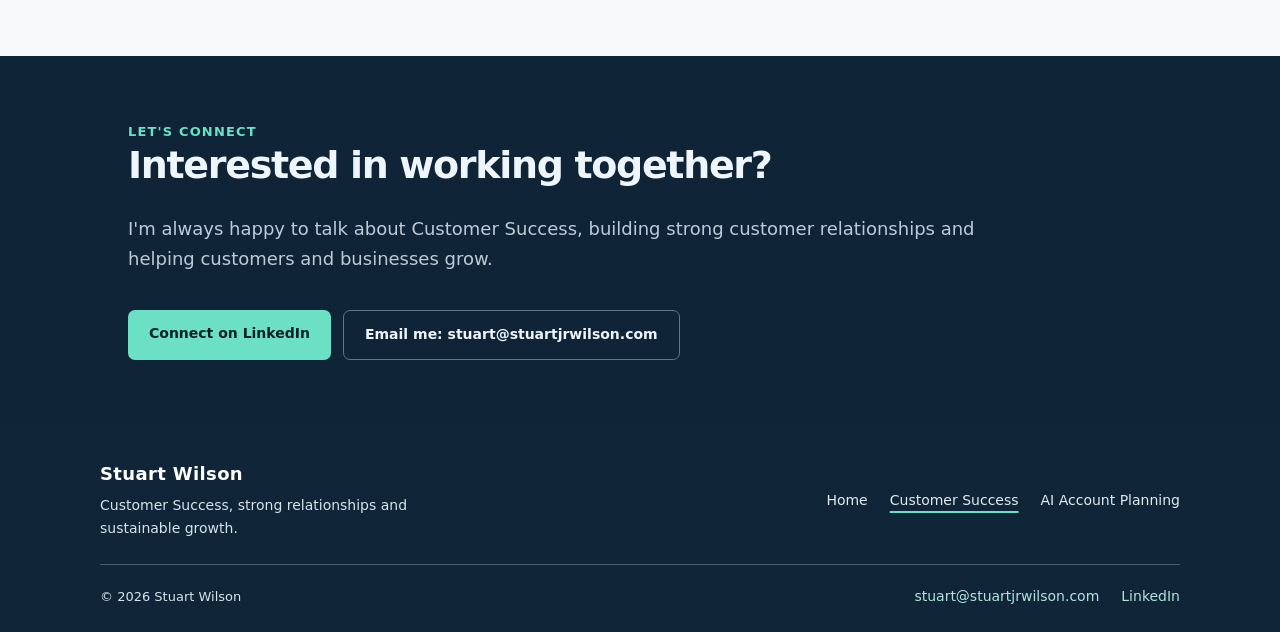
<file: cs/index.html>
<!doctype html>
<html lang="en">
<head>
<meta charset="utf-8"><meta name="viewport" content="width=device-width, initial-scale=1">
<style>
:root{--bg:#0b1422;--panel:#132338;--text:#eef5fb;--muted:#adbfcd;--accent:#6ce0c4;--line:#2b4055}*{box-sizing:border-box}html{scroll-behavior:smooth}body{margin:0;background:var(--bg);color:var(--text);font:16px/1.7 system-ui,-apple-system,Segoe UI,sans-serif}a{color:inherit}a:hover{color:var(--accent)}.wrap{max-width:1080px;margin:auto;padding:0 28px}header{border-bottom:0}nav{display:flex;align-items:center;justify-content:space-between;gap:20px;padding:22px 0}nav strong{letter-spacing:.02em}nav .links{display:flex;gap:24px;flex-wrap:wrap}nav a{text-decoration:none;font-size:14px;color:var(--muted)}.hero{padding:108px 0 90px}.eyebrow{text-transform:uppercase;letter-spacing:.18em;font-size:12px;font-weight:750;color:var(--accent)}h1{font-size:clamp(42px,7vw,78px);line-height:1.08;letter-spacing:-.05em;max-width:900px;margin:20px 0}h2{font-size:clamp(26px,3vw,38px);line-height:1.2;letter-spacing:-.035em;margin:0 0 25px}h3{font-size:19px;margin:0 0 12px}.lead{font-size:clamp(19px,2.5vw,24px);max-width:790px;color:var(--muted);line-height:1.55}.actions{display:flex;gap:12px;flex-wrap:wrap;margin-top:35px}.button{display:inline-block;padding:12px 21px;border-radius:7px;text-decoration:none;font-weight:700;font-size:14px;background:var(--accent);color:#082026}.button.secondary{background:transparent;color:var(--text);border:1px solid #60758b}.section{padding:75px 0;border-top:1px solid var(--line)}.intro{max-width:850px;color:var(--muted);font-size:18px}.grid{display:grid;grid-template-columns:repeat(2,minmax(0,1fr));gap:18px;margin-top:30px}.card{background:var(--panel);border:1px solid var(--line);border-radius:12px;padding:26px}.card p{margin:0;color:var(--muted)}.tagline{color:var(--accent);font-size:13px;font-weight:700;text-transform:uppercase;letter-spacing:.09em}.experience{display:grid;grid-template-columns:170px 1fr;gap:24px;padding:25px 0;border-bottom:1px solid var(--line)}.experience:last-child{border-bottom:0}.experience .company{font-weight:750;color:var(--accent)}.experience p{margin:0;color:var(--muted)}.quote{font-size:clamp(21px,3vw,30px);line-height:1.5;max-width:850px;letter-spacing:-.025em}.contact{background:#102438;padding:65px 0}footer{padding:25px 0;color:var(--muted);font-size:13px}a:focus-visible{outline:3px solid var(--accent);outline-offset:4px}@media(max-width:650px){.hero{padding:70px 0}.section{padding:55px 0}.grid{grid-template-columns:1fr}.experience{grid-template-columns:1fr;gap:6px}nav{align-items:flex-start;flex-direction:column}nav .links{gap:18px}}

/* Company logos are decorative; company names remain readable if images do not load. */
.company{display:flex;align-items:center;gap:10px;align-self:start;min-width:0}.company-name{display:inline-flex;align-items:center;gap:5px;white-space:nowrap}.company-name a{white-space:nowrap}
.company-logo{width:30px;height:30px;object-fit:contain;border-radius:6px;background:#fff;border:1px solid #dce5ec;padding:3px;flex-shrink:0}
.logo-pair{display:inline-flex;align-items:center;gap:4px;flex-shrink:0}
.company-separator{color:#778b98}
/* Authentic company wordmarks, sized to preserve legibility and alignment. */
.company-logo.brand-solidatus,.company-logo.brand-pusher,.company-logo.brand-bird,.company-logo.brand-gresham,.company-logo.brand-sophos{width:auto;object-fit:contain;border:0;background:transparent;padding:0;border-radius:0}
.company-logo.brand-solidatus{width:110px;height:30px}
.company-logo.brand-pusher{width:72px;height:36px}
.company-logo.brand-bird{width:54px;height:28px}
.company-logo.brand-gresham{width:104px;height:32px}
.company-logo.brand-sophos{width:104px;height:30px}
.logo-pair{gap:5px}
@media(max-width:650px){.company{flex-wrap:wrap}.company-name{white-space:normal}}

/* Balanced light and dark professional palette */
body{background:#f7f9fb;color:#182a3a}
header,.hero{background:#213f56;color:#f8fbfd}
header{border-color:#476276}
header nav a{color:#e0eaf0}
.hero{max-width:none;padding-left:max(28px,calc((100vw - 1024px)/2));padding-right:max(28px,calc((100vw - 1024px)/2))}
.hero .lead{color:#e1eaf0}
.section{border-color:#e0e7ed}
.section .intro,.section .experience p,.section .card p{color:#4d6070}
.section .tagline,.section .experience .company{color:#087c76}
.card{background:#ffffff;border-color:#dce5ec;box-shadow:0 5px 20px rgba(15,36,55,.035)}
.contact{background:#102438;color:#eef5fb}
.contact .tagline{color:#6ce0c4}
.contact .intro{color:#bdcbd7}
footer{background:#0b1422;color:#bdcbd7}
.section a:hover{color:#087c76}
@media(max-width:800px){.experience{grid-template-columns:1fr;gap:12px}.company{flex-wrap:nowrap}}
.company a{color:inherit;text-decoration:none;border-bottom:1px solid transparent}.company a:hover{color:#087c76;border-bottom-color:currentColor}.company a:focus-visible{outline:3px solid #087c76;outline-offset:3px}

/* Logo-only company column: consistent visual scale, no duplicated wordmarks. */
.experience{grid-template-columns:190px minmax(0,1fr);gap:30px}
.experience .company{width:190px;min-height:62px;display:flex;align-items:center;justify-content:flex-start;gap:0}
.experience .company>a,.experience .logo-pair>a{display:inline-flex;align-items:center;justify-content:flex-start;border:0}
.experience .company-logo{display:block;max-width:100%;border:0;background:transparent;padding:0;border-radius:0;object-fit:contain;object-position:left center}
.experience .brand-solidatus{width:174px;height:52px}
.experience .brand-pusher{width:88px;height:48px}
.experience .brand-bird{width:82px;height:48px}
.experience .brand-gresham{width:168px;height:48px}
.experience .brand-sophos{width:166px;height:42px}
.experience .logo-pair{display:flex;align-items:center;gap:4px;width:190px;max-width:100%;white-space:nowrap}
.experience .logo-separator{font-size:17px;line-height:1;color:#7b8b99;font-weight:300;flex-shrink:0;margin-right:7px}
@media(max-width:800px){.experience{grid-template-columns:170px minmax(0,1fr);gap:20px}.experience .company{width:170px}.experience .brand-solidatus{width:160px}.experience .brand-gresham{width:158px}.experience .brand-sophos{width:156px}.experience .brand-pusher{width:88px}.experience .brand-bird{width:82px}}
@media(max-width:650px){.experience{grid-template-columns:1fr;gap:12px}.experience .company{width:100%;min-height:54px}}
/* Shared clickable site brand */
nav .site-brand{color:#fff;font-size:18px;font-weight:750;letter-spacing:.02em;text-decoration:none}
nav .site-brand:hover{color:#fff;text-decoration:underline}
header nav {
  border-bottom: 1px solid #476276;
}  
</style>
<!-- site:meta -->
<title>Customer Success &amp; Commercial Growth | Stuart Wilson</title>
<meta name="description" content="Discover Stuart Wilson&#x27;s experience in Customer Success, strategic partnerships, customer retention and commercial growth across B2B SaaS and enterprise software.">
<meta name="theme-color" content="#213f56">
<link rel="canonical" href="https://stuartjrwilson.com/cs/">
<link rel="icon" href="/assets/favicon.svg" type="image/svg+xml">
<link rel="stylesheet" href="/assets/site.css">
<meta property="og:type" content="website">
<meta property="og:locale" content="en_GB">
<meta property="og:site_name" content="Stuart Wilson">
<meta property="og:title" content="Customer Success &amp; Commercial Growth | Stuart Wilson">
<meta property="og:description" content="Discover Stuart Wilson&#x27;s experience in Customer Success, strategic partnerships, customer retention and commercial growth across B2B SaaS and enterprise software.">
<meta property="og:url" content="https://stuartjrwilson.com/cs/">
<meta property="og:image" content="https://stuartjrwilson.com/assets/stuart-wilson.png">
<meta property="og:image:type" content="image/png">
<meta property="og:image:width" content="934">
<meta property="og:image:height" content="785">
<meta property="og:image:alt" content="Illustration of Stuart Wilson in a navy suit and teal tie">
<meta name="twitter:card" content="summary_large_image">
<meta name="twitter:title" content="Customer Success &amp; Commercial Growth | Stuart Wilson">
<meta name="twitter:description" content="Discover Stuart Wilson&#x27;s experience in Customer Success, strategic partnerships, customer retention and commercial growth across B2B SaaS and enterprise software.">
<meta name="twitter:image" content="https://stuartjrwilson.com/assets/stuart-wilson.png">
<meta name="twitter:image:alt" content="Illustration of Stuart Wilson in a navy suit and teal tie">
<script type="application/ld+json">
{
  "@context": "https://schema.org",
  "@graph": [
    {
      "@type": "Person",
      "@id": "https://stuartjrwilson.com/#person",
      "name": "Stuart Wilson",
      "url": "https://stuartjrwilson.com/",
      "image": "https://stuartjrwilson.com/assets/stuart-wilson.png",
      "sameAs": [
        "https://www.linkedin.com/in/stuartwilson005"
      ]
    },
    {
      "@type": "WebSite",
      "@id": "https://stuartjrwilson.com/#website",
      "url": "https://stuartjrwilson.com/",
      "name": "Stuart Wilson",
      "inLanguage": "en-GB",
      "publisher": {
        "@id": "https://stuartjrwilson.com/#person"
      }
    },
    {
      "@type": "ProfilePage",
      "@id": "https://stuartjrwilson.com/cs/#webpage",
      "url": "https://stuartjrwilson.com/cs/",
      "name": "Customer Success & Commercial Growth | Stuart Wilson",
      "description": "Discover Stuart Wilson's experience in Customer Success, strategic partnerships, customer retention and commercial growth across B2B SaaS and enterprise software.",
      "inLanguage": "en-GB",
      "isPartOf": {
        "@id": "https://stuartjrwilson.com/#website"
      },
      "about": {
        "@id": "https://stuartjrwilson.com/#person"
      },
      "author": {
        "@id": "https://stuartjrwilson.com/#person"
      },
      "mainEntity": {
        "@id": "https://stuartjrwilson.com/#person"
      },
      "breadcrumb": {
        "@id": "https://stuartjrwilson.com/cs/#breadcrumb"
      }
    },
    {
      "@type": "BreadcrumbList",
      "@id": "https://stuartjrwilson.com/cs/#breadcrumb",
      "itemListElement": [
        {
          "@type": "ListItem",
          "position": 1,
          "name": "Home",
          "item": "https://stuartjrwilson.com/"
        },
        {
          "@type": "ListItem",
          "position": 2,
          "name": "Customer Success",
          "item": "https://stuartjrwilson.com/cs/"
        }
      ]
    }
  ]
}
</script>
<!-- /site:meta -->
</head>
<body>
<!-- site:header -->
<a class="skip-link" href="#main-content">Skip to content</a>
<header class="site-header">
  <nav class="site-nav site-container" aria-label="Main navigation">
    <a class="site-brand" href="/" aria-label="Stuart Wilson homepage">Stuart Wilson<span>Customer Success &amp; Commercial Growth</span></a>
    <div class="site-links"><a href="/">Home</a>
<a href="/cs/" aria-current="page">Customer Success</a>
<a href="/ai-account-planning/">AI Account Planning</a></div>
  </nav>
</header>
<!-- /site:header -->
<main id="main-content" tabindex="-1">
<section class="hero wrap" aria-labelledby="profile-title"><div class="eyebrow">Customer Success · Strategic Partnerships · Commercial Growth</div><h1 id="profile-title">Customer value. Stronger relationships. Sustainable growth.</h1><p class="lead">I bring together strategic customer management, commercial experience and Customer Success leadership to help organisations build lasting customer relationships, demonstrate value and drive sustainable growth.</p><div class="actions"><a class="button" href="#about">Get to know me</a><a class="button secondary" href="#contact">Connect with me</a></div></section>
<section class="section" id="about"><div class="wrap"><div class="tagline">About me</div><h2>Commercially minded. Customer focused. Comfortable with complexity.</h2><div class="intro"><p>My career has centred on understanding what customers want to achieve, helping them get there and building relationships that last.</p><p>I've worked across B2B SaaS, developer platforms and enterprise software, with everyone from technical teams to senior executives. That experience has taught me how to connect what a product does with what matters to the customer.</p><p>I bring both hands-on experience managing important customer relationships and experience improving how Customer Success teams operate. That means spotting risks early, improving adoption, supporting retention and growth, coaching colleagues and putting practical processes in place.</p><p>I enjoy solving customer problems, working closely with other teams and finding better ways to deliver results. Whether I'm working directly with customers or helping a team improve, my focus is always on making a meaningful difference to customer outcomes and business performance.</p></div></div></section>
<section class="section" id="expertise"><div class="wrap"><div class="tagline">What I bring</div><h2>Experience across the customer lifecycle</h2><div class="grid"><article class="card"><h3>Strategic customer relationships</h3><p>Building trusted partnerships with customers, understanding their priorities and navigating stakeholders from technical teams to executive leadership.</p></article><article class="card"><h3>Customer retention and growth</h3><p>Using customer health, adoption and evidence of value to spot risks early, strengthen retention and identify opportunities to grow.</p></article><article class="card"><h3>Customer Success strategy and operations</h3><p>Putting practical approaches in place for customer segmentation, success plans, executive reviews and engagement, so teams can deliver consistently.</p></article><article class="card"><h3>Leadership and cross-functional collaboration</h3><p>Coaching colleagues and working with Sales, Product and Engineering to solve customer problems, agree priorities and deliver results.</p></article></div></div></section>
<section class="section" id="impact"><div class="wrap"><div class="tagline">Selected experience</div><h2>Turning customer priorities into measurable progress</h2><div class="grid"><article class="card"><h3>Building a more proactive, data-led Customer Success approach</h3><p>At Solidatus, developed a more structured approach to customer health, combining product and engagement data with commercial context and CSM insight to build a more complete picture of each customer. Alongside success planning and executive reviews, this helped the team identify risks earlier, prioritise activity and uncover additional use cases and opportunities for retention and growth.</p></article><article class="card"><h3>Developing customer relationships and identifying opportunities for growth</h3><p>At Pusher, managed relationships with technical and enterprise customers, combining product usage insights with an understanding of customer goals and commercial priorities. Worked closely with customers and internal Product and Engineering teams to support adoption, explore additional use cases and identify opportunities to deepen relationships and grow accounts.</p></article></div></div></section>
<section class="section" id="experience"><div class="wrap"><div class="tagline">Experience</div><h2>Building customer value across SaaS and enterprise software</h2><div class="experience"><div class="company"><a href="https://www.solidatus.com/" target="_blank" rel="noopener noreferrer" aria-label="Solidatus website"><img class="company-logo brand-solidatus" src="assets/solidatus.png" alt="Solidatus" loading="lazy"></a></div><div><h3>Enterprise data and metadata software</h3><p>Developed and implemented a more structured, data-informed Customer Success approach, strengthening customer health assessment, success planning and executive engagement. Worked cross-functionally to improve risk visibility, support retention and expansion and ensure enterprise customers continued to realise value from their investment.</p></div></div><div class="experience"><div class="company"><span class="logo-pair"><a href="https://bird.com/" target="_blank" rel="noopener noreferrer" aria-label="Bird website"><img class="company-logo brand-bird" src="assets/bird-logotype.svg" alt="Bird" loading="lazy"></a><span class="logo-separator" aria-hidden="true">/</span><a href="https://pusher.com/" target="_blank" rel="noopener noreferrer" aria-label="Pusher website"><img class="company-logo brand-pusher" src="assets/pusher.png" alt="Pusher" loading="lazy"></a></span></div><div><h3>Developer platform and real-time APIs</h3><p>Worked with developers, technical stakeholders and enterprise customers to support adoption, usage and long-term account value. Continued to focus on the Pusher product and its customers following Pusher's acquisition by MessageBird (now Bird), collaborating closely with Product and Engineering.</p></div></div><div class="experience"><div class="company"><a href="https://www.greshamtech.com/" target="_blank" rel="noopener noreferrer" aria-label="Gresham website"><img class="company-logo brand-gresham" src="assets/gresham.png" alt="Gresham" loading="lazy"></a></div><div><h3>Enterprise financial technology and data</h3><p>Worked with customers and stakeholders in complex enterprise software environments, helping connect their business needs with the value of the technology.</p></div></div><div class="experience"><div class="company"><a href="https://www.sophos.com/" target="_blank" rel="noopener noreferrer" aria-label="Sophos website"><img class="company-logo brand-sophos" src="assets/sophos.png" alt="Sophos" loading="lazy"></a></div><div><h3>Technical support, IT and engineering systems</h3><p>Progressed from Technical Support Analyst into internal IT helpdesk support, then Systems Specialist and Senior Systems Specialist roles. Supported engineering systems, Jira and test infrastructure, developing a strong foundation in technical problem solving and collaboration with engineering teams.</p></div></div></div></section>
<section class="section"><div class="wrap"><div class="tagline">How I work</div><p class="quote">“Great Customer Success starts with understanding a customer's original goals and staying aligned with their evolving objectives. By growing alongside our customers, consistently demonstrating value and helping them achieve their goals, we make the product an integral part of their success, creating natural opportunities for expansion and making renewal a natural continuation of the relationship.”</p><p class="intro">My approach is built around clear priorities, open communication and strong collaboration across teams. I believe in practical, well-defined processes that support good decision-making and deliver meaningful results. Ultimately, the focus is on delivering meaningful outcomes for customers and building strong, lasting relationships. By consistently delivering customer value and building strong relationships, we create the foundations for long-term retention and sustainable growth.</p></div></section>
<section class="contact" id="contact"><div class="wrap"><div class="tagline">Let's connect</div><h2>Interested in working together?</h2><p class="intro">I'm always happy to talk about Customer Success, building strong customer relationships and helping customers and businesses grow.</p><div class="actions"><a class="button" href="https://www.linkedin.com/in/stuartwilson005" target="_blank" rel="noopener noreferrer">Connect on LinkedIn</a><a class="button secondary" href="mailto:stuart@stuartjrwilson.com">Email me: stuart@stuartjrwilson.com</a></div></div></section>
</main><!-- site:footer -->
<footer class="site-footer">
  <div class="site-container">
    <div class="site-footer-top">
      <div><a class="site-brand" href="/">Stuart Wilson</a><p>Customer Success, strong relationships and sustainable growth.</p></div>
      <nav class="site-links" aria-label="Footer navigation"><a href="/">Home</a>
<a href="/cs/" aria-current="page">Customer Success</a>
<a href="/ai-account-planning/">AI Account Planning</a></nav>
    </div>
    <div class="site-footer-bottom">
      <small>© <span data-year>2026</span> Stuart Wilson</small>
      <div class="site-contact"><a href="mailto:stuart@stuartjrwilson.com">stuart@stuartjrwilson.com</a><a href="https://www.linkedin.com/in/stuartwilson005" rel="me">LinkedIn</a></div>
    </div>
  </div>
</footer>
<!-- /site:footer -->

<!-- site:scripts -->
<script src="/assets/site.js" defer></script>
<!-- /site:scripts -->
</body></html>
</file>
<file: assets/site.css>
/* Shared chrome uses site-* classes so page-specific styles stay independent. */
.site-container{width:min(1080px,calc(100% - 48px));margin-inline:auto}
.site-header{background:#213f56;color:#f8fbfd;border:0}
.site-header .site-nav{display:flex;flex-direction:row;align-items:center;justify-content:space-between;gap:24px;padding:22px 0;border-bottom:1px solid #ffffff26}
.site-header .site-brand,.site-footer .site-brand{display:block;color:#fff;font:750 18px/1.4 system-ui,-apple-system,"Segoe UI",sans-serif;letter-spacing:.02em;text-decoration:none}
.site-brand span{display:block;color:#d5e3eb;font-size:12px;font-weight:400;letter-spacing:0;margin-top:4px}
.site-header .site-links,.site-footer .site-links{display:flex;flex-direction:row;flex-wrap:wrap;align-items:center;justify-content:flex-start;gap:8px 22px;padding:0;border:0}
.site-header .site-links a,.site-footer .site-links a{padding:6px 0;color:#e0eaf0;font:500 14px/1.6 system-ui,-apple-system,"Segoe UI",sans-serif;text-decoration:none;text-underline-offset:6px}
.site-links a[aria-current="page"]{text-decoration:underline;text-decoration-thickness:2px;text-decoration-color:#6ce0c4}
.site-header a:hover,.site-footer a:hover{color:#fff;text-decoration:underline}
.site-footer{padding:36px 0 24px;background:#102638;color:#d5e3eb;font:14px/1.65 system-ui,-apple-system,"Segoe UI",sans-serif}
.site-footer-top,.site-footer-bottom{display:flex;justify-content:space-between;gap:24px;align-items:center}
.site-footer-top{padding-bottom:24px}
.site-footer p{margin:8px 0 0;max-width:340px;color:#d5e3eb}
.site-footer-bottom{border-top:1px solid #476276;padding-top:20px}
.site-footer small{display:inline;margin:0;font-size:13px}
.site-contact{display:flex;flex-wrap:wrap;gap:8px 22px}
.site-footer .site-contact a{color:#b2e3df;text-decoration:none;overflow-wrap:anywhere}
.site-header a:focus-visible,.site-footer a:focus-visible,.skip-link:focus-visible{outline:3px solid #f0b75c;outline-offset:4px}
.skip-link{position:absolute;top:8px;left:16px;transform:translateY(-180%);z-index:10;background:#fff;color:#182a3a;padding:10px 16px;border-radius:4px}
.skip-link:focus{transform:translateY(0)}
#main-content{scroll-margin-top:16px}
@media(max-width:850px){.site-header .site-nav{align-items:flex-start;flex-direction:column;gap:14px}.site-footer-top{align-items:flex-start;flex-direction:column}}
@media(max-width:600px){.site-container{width:calc(100% - 36px)}.site-footer-bottom{align-items:flex-start;flex-direction:column;gap:12px}.site-header .site-links,.site-footer .site-links{gap:6px 18px}.site-brand span{font-size:11px}}
@media(prefers-reduced-motion:reduce){html{scroll-behavior:auto!important}*,*::before,*::after{transition:none!important}}
</file>
